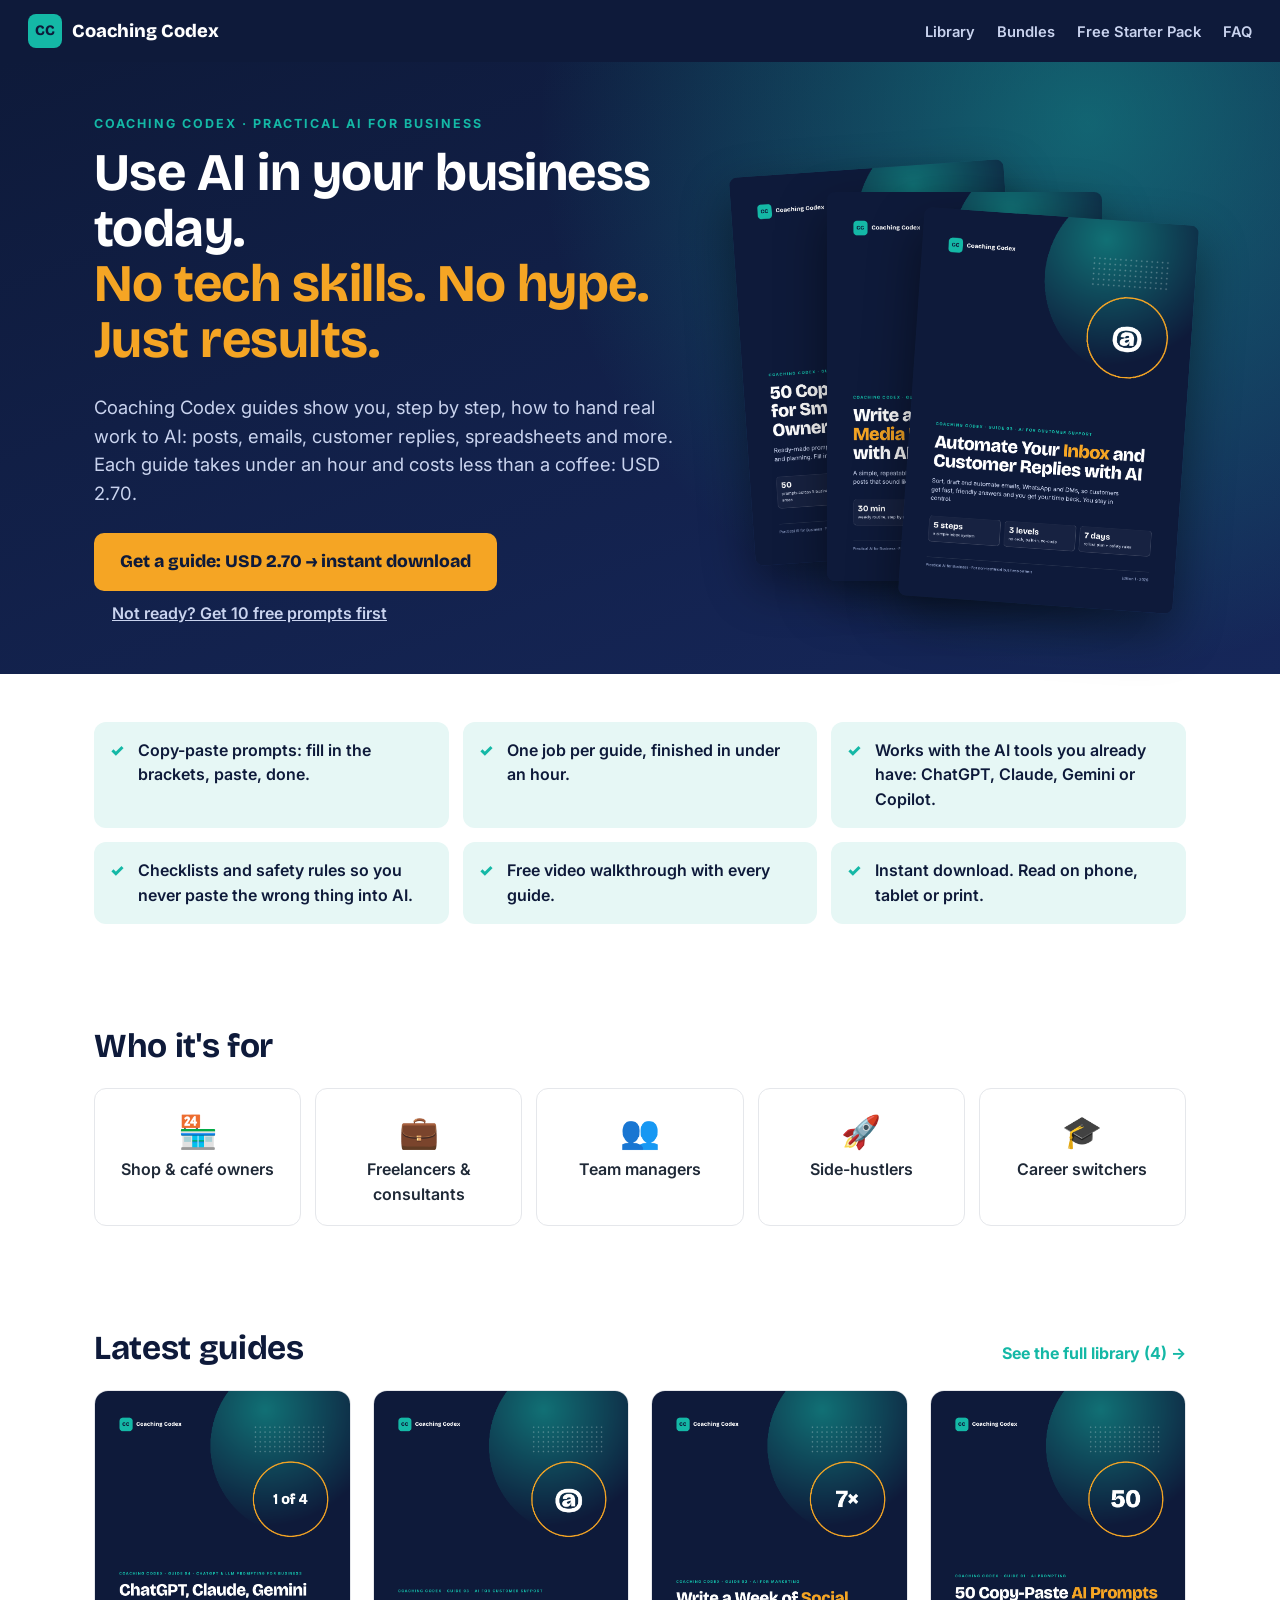
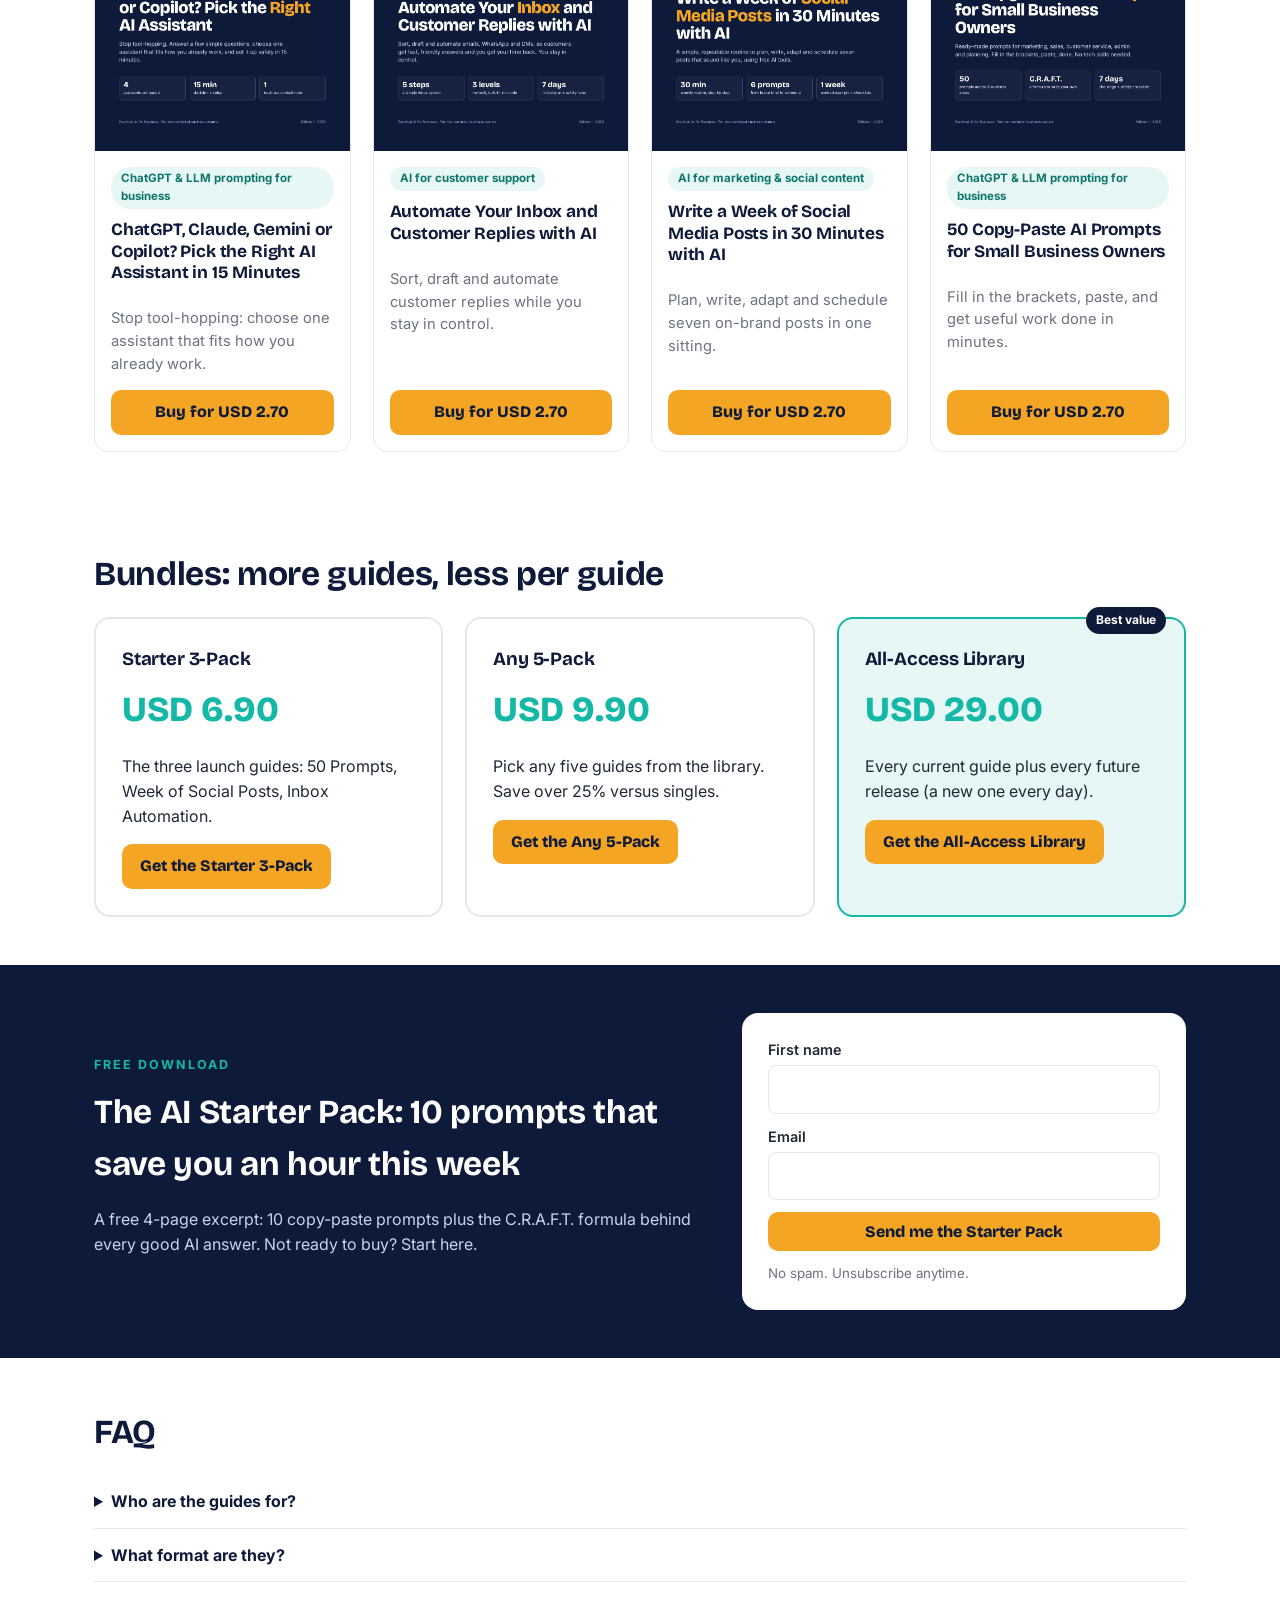
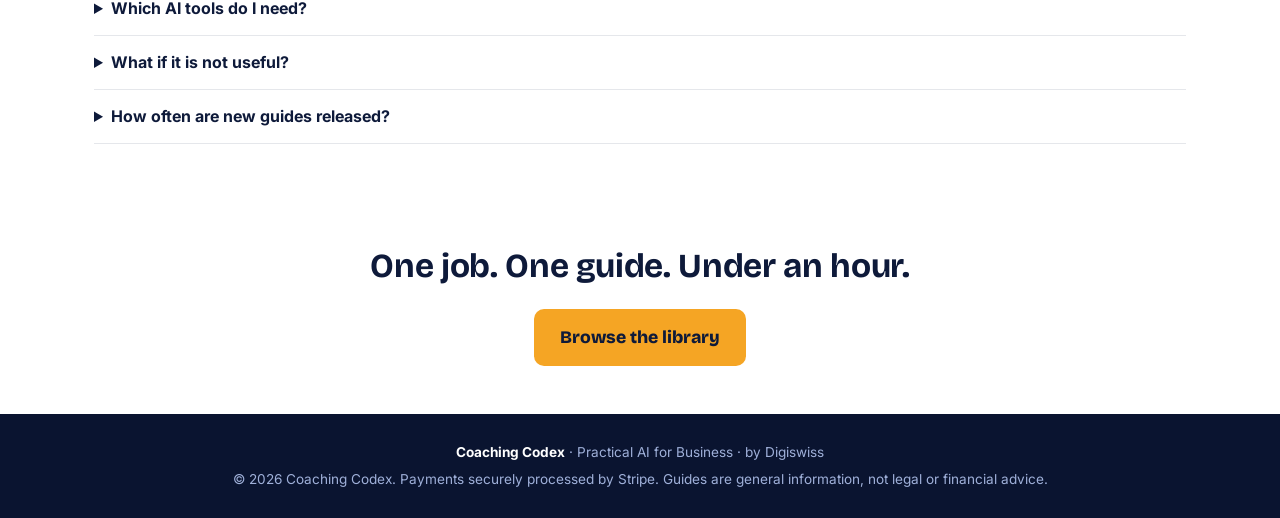
<file: index.html>
<!doctype html><html lang="en"><head><meta charset="utf-8"><meta name="viewport" content="width=device-width,initial-scale=1">
<title>Coaching Codex · Practical AI guides for business, USD 2.70</title><meta name="description" content="Practical AI guides for business. USD 2.70 each."><meta name="robots" content="index,follow">
<link rel="preconnect" href="https://fonts.googleapis.com"><link href="https://fonts.googleapis.com/css2?family=Bricolage+Grotesque:wght@600;800&family=Inter:wght@400;600&display=swap" rel="stylesheet">
<link rel="stylesheet" href="/styles.css"></head><body>
<header class="nav"><a class="logo" href="/"><span>CC</span>Coaching Codex</a><nav><a href="/catalog.html">Library</a><a href="/#bundles">Bundles</a><a href="/#starter">Free Starter Pack</a><a href="/#faq">FAQ</a></nav></header>

<section class="hero"><div class="wrap two"><div><span class="kicker">Coaching Codex · Practical AI for Business</span>
<h1>Use AI in your business today. <em>No tech skills. No hype. Just results.</em></h1>
<p class="sub">Coaching Codex guides show you, step by step, how to hand real work to AI: posts, emails, customer replies, spreadsheets and more. Each guide takes under an hour and costs less than a coffee: USD 2.70.</p>
<div class="ctas"><a class="btn big" href="/catalog.html">Get a guide: USD 2.70 → instant download</a><a class="ghost" href="#starter">Not ready? Get 10 free prompts first</a></div></div>
<div class="stack"><img src="/assets/covers/50-copy-paste-ai-prompts-for-small-business-owners.png" alt="" style="--i:0"><img src="/assets/covers/write-a-week-of-social-media-posts-in-30-minutes-with-ai.png" alt="" style="--i:1"><img src="/assets/covers/automate-your-inbox-and-customer-replies-with-ai.png" alt="" style="--i:2"></div></div></section>
<section class="wrap"><ul class="bullets"><li>Copy-paste prompts: fill in the brackets, paste, done.</li><li>One job per guide, finished in under an hour.</li><li>Works with the AI tools you already have: ChatGPT, Claude, Gemini or Copilot.</li><li>Checklists and safety rules so you never paste the wrong thing into AI.</li><li>Free video walkthrough with every guide.</li><li>Instant download. Read on phone, tablet or print.</li></ul></section>
<section class="wrap"><h2>Who it's for</h2><div class="who"><div><span>🏪</span>Shop & café owners</div><div><span>💼</span>Freelancers & consultants</div><div><span>👥</span>Team managers</div><div><span>🚀</span>Side-hustlers</div><div><span>🎓</span>Career switchers</div></div></section>
<section class="wrap"><div class="head"><h2>Latest guides</h2><a href="/catalog.html">See the full library (4) →</a></div><div class="grid"><article class="card"><a href="/catalog.html#chatgpt-claude-gemini-or-copilot-pick-the-right-ai"><img src="/assets/covers/chatgpt-claude-gemini-or-copilot-pick-the-right-ai.png" alt="ChatGPT, Claude, Gemini or Copilot? Pick the Right AI Assistant in 15 Minutes cover" loading="lazy"></a>
<div class="cbody"><span class="tag">ChatGPT &amp; LLM prompting for business</span><h3 id="chatgpt-claude-gemini-or-copilot-pick-the-right-ai">ChatGPT, Claude, Gemini or Copilot? Pick the Right AI Assistant in 15 Minutes</h3><p>Stop tool-hopping: choose one assistant that fits how you already work.</p>
<div class="row"><a class="btn" href="https://buy.stripe.com/test_14A14g2K1egM7xHcKJ9R603">Buy for USD 2.70</a></div></div></article><article class="card"><a href="/catalog.html#automate-your-inbox-and-customer-replies-with-ai"><img src="/assets/covers/automate-your-inbox-and-customer-replies-with-ai.png" alt="Automate Your Inbox and Customer Replies with AI cover" loading="lazy"></a>
<div class="cbody"><span class="tag">AI for customer support</span><h3 id="automate-your-inbox-and-customer-replies-with-ai">Automate Your Inbox and Customer Replies with AI</h3><p>Sort, draft and automate customer replies while you stay in control.</p>
<div class="row"><a class="btn" href="https://buy.stripe.com/test_00wdR2doF7So4lvaCB9R602">Buy for USD 2.70</a></div></div></article><article class="card"><a href="/catalog.html#write-a-week-of-social-media-posts-in-30-minutes-with-ai"><img src="/assets/covers/write-a-week-of-social-media-posts-in-30-minutes-with-ai.png" alt="Write a Week of Social Media Posts in 30 Minutes with AI cover" loading="lazy"></a>
<div class="cbody"><span class="tag">AI for marketing &amp; social content</span><h3 id="write-a-week-of-social-media-posts-in-30-minutes-with-ai">Write a Week of Social Media Posts in 30 Minutes with AI</h3><p>Plan, write, adapt and schedule seven on-brand posts in one sitting.</p>
<div class="row"><a class="btn" href="https://buy.stripe.com/test_cNi6oAckBb4A8BLfWV9R601">Buy for USD 2.70</a></div></div></article><article class="card"><a href="/catalog.html#50-copy-paste-ai-prompts-for-small-business-owners"><img src="/assets/covers/50-copy-paste-ai-prompts-for-small-business-owners.png" alt="50 Copy-Paste AI Prompts for Small Business Owners cover" loading="lazy"></a>
<div class="cbody"><span class="tag">ChatGPT &amp; LLM prompting for business</span><h3 id="50-copy-paste-ai-prompts-for-small-business-owners">50 Copy-Paste AI Prompts for Small Business Owners</h3><p>Fill in the brackets, paste, and get useful work done in minutes.</p>
<div class="row"><a class="btn" href="https://buy.stripe.com/test_5kQ6oA98p0pWbNXeSR9R600">Buy for USD 2.70</a></div></div></article></div></section>
<section id="bundles" class="wrap"><h2>Bundles: more guides, less per guide</h2><div class="bundles"><div class="bundle"><h3>Starter 3-Pack</h3>
<div class="bprice">USD 6.90</div><p>The three launch guides: 50 Prompts, Week of Social Posts, Inbox Automation.</p><a class="btn" href="https://buy.stripe.com/test_6oU9AMfwNegM05f7qp9R604">Get the Starter 3-Pack</a></div><div class="bundle"><h3>Any 5-Pack</h3>
<div class="bprice">USD 9.90</div><p>Pick any five guides from the library. Save over 25% versus singles.</p><a class="btn" href="https://buy.stripe.com/test_cNi6oAactegM3hrh0Z9R605">Get the Any 5-Pack</a></div><div class="bundle featured"><span class="badge">Best value</span><h3>All-Access Library</h3>
<div class="bprice">USD 29.00</div><p>Every current guide plus every future release (a new one every day).</p><a class="btn" href="https://buy.stripe.com/test_7sY4gs98p8Ws19jh0Z9R606">Get the All-Access Library</a></div></div></section><section id="starter" class="starter"><div class="wrap two"><div><span class="kicker">Free download</span><h2>The AI Starter Pack: 10 prompts that save you an hour this week</h2>
<p>A free 4-page excerpt: 10 copy-paste prompts plus the C.R.A.F.T. formula behind every good AI answer. Not ready to buy? Start here.</p></div>
<form class="lead" action="#" method="post" data-pending="1"><!-- LEAD FORM PLACEHOLDER: set site.lead_form_action in products.json to your email tool's form endpoint -->
<label>First name<input name="first_name" required></label><label>Email<input type="email" name="email" required></label>
<button class="btn" type="submit">Send me the Starter Pack</button><small>No spam. Unsubscribe anytime.</small></form></div></section><section id="faq" class="wrap"><h2>FAQ</h2><details><summary>Who are the guides for?</summary><p>Business owners, freelancers and teams with no technical background. If you can send a text message, you can follow every guide.</p></details><details><summary>What format are they?</summary><p>11-page PDF guides with copy-paste prompts, exercises and checklists. Read on phone, tablet or print. Instant download after payment.</p></details><details><summary>Which AI tools do I need?</summary><p>Any mainstream assistant: ChatGPT, Claude, Gemini or Microsoft Copilot. Free plans work for most exercises.</p></details><details><summary>What if it is not useful?</summary><p>Email us within 14 days and we will refund you. No questions asked.</p></details><details><summary>How often are new guides released?</summary><p>A new guide is added every day. The All-Access Library includes every future release.</p></details></section>
<section class="final wrap"><h2>One job. One guide. Under an hour.</h2><a class="btn big" href="/catalog.html">Browse the library</a></section>
<footer><div><b>Coaching Codex</b> · Practical AI for Business · by Digiswiss</div><div>© 2026 Coaching Codex. Payments securely processed by Stripe. Guides are general information, not legal or financial advice.</div></footer>
<script>document.querySelectorAll('[data-pending]').forEach(a=>a.addEventListener('click',ev=>{ev.preventDefault();alert('Checkout opens soon. Payment link not configured yet.');}));</script>
</body></html>
</file>
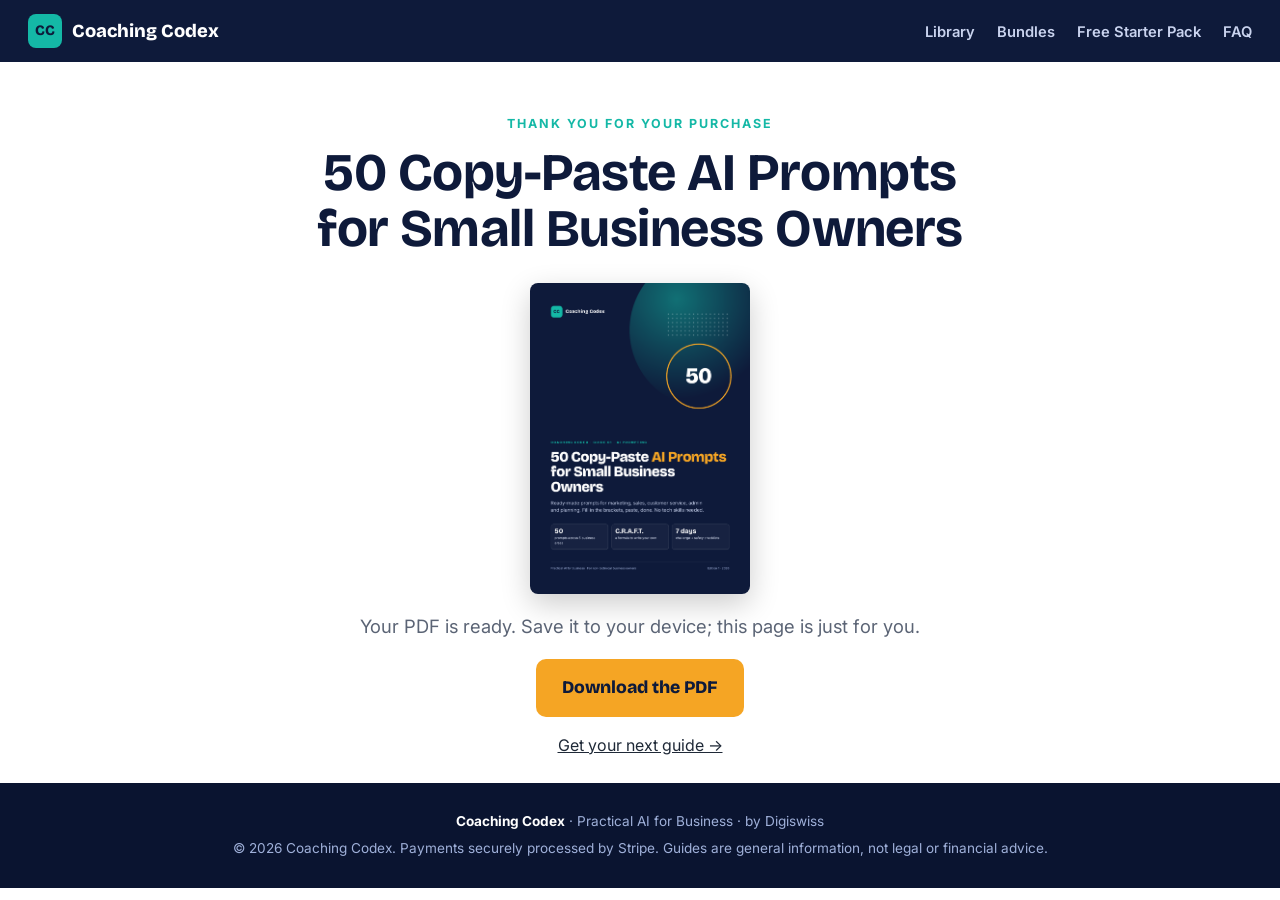
<file: dl/50-copy-paste-ai-prompts-for-small-business-owners-2CUB3FtDdYmy/index.html>
<!doctype html><html lang="en"><head><meta charset="utf-8"><meta name="viewport" content="width=device-width,initial-scale=1">
<title>Download · 50 Copy-Paste AI Prompts for Small Business Owners</title><meta name="description" content="Practical AI guides for business. USD 2.70 each."><meta name="robots" content="noindex,nofollow">
<link rel="preconnect" href="https://fonts.googleapis.com"><link href="https://fonts.googleapis.com/css2?family=Bricolage+Grotesque:wght@600;800&family=Inter:wght@400;600&display=swap" rel="stylesheet">
<link rel="stylesheet" href="/styles.css"></head><body>
<header class="nav"><a class="logo" href="/"><span>CC</span>Coaching Codex</a><nav><a href="/catalog.html">Library</a><a href="/#bundles">Bundles</a><a href="/#starter">Free Starter Pack</a><a href="/#faq">FAQ</a></nav></header>
<section class="wrap pagehead center"><span class="kicker">Thank you for your purchase</span>
<h1>50 Copy-Paste AI Prompts for Small Business Owners</h1><img class="dlcover" src="/assets/covers/50-copy-paste-ai-prompts-for-small-business-owners.png" alt=""><p class="sub">Your PDF is ready. Save it to your device; this page is just for you.</p>
<a class="btn big" href="/dl/50-copy-paste-ai-prompts-for-small-business-owners-2CUB3FtDdYmy/Coaching-Codex_50-AI-Prompts-for-Small-Business.pdf" download>Download the PDF</a><p><a href="/catalog.html">Get your next guide →</a></p></section>
<footer><div><b>Coaching Codex</b> · Practical AI for Business · by Digiswiss</div><div>© 2026 Coaching Codex. Payments securely processed by Stripe. Guides are general information, not legal or financial advice.</div></footer>
<script>document.querySelectorAll('[data-pending]').forEach(a=>a.addEventListener('click',ev=>{ev.preventDefault();alert('Checkout opens soon. Payment link not configured yet.');}));</script>
</body></html>
</file>
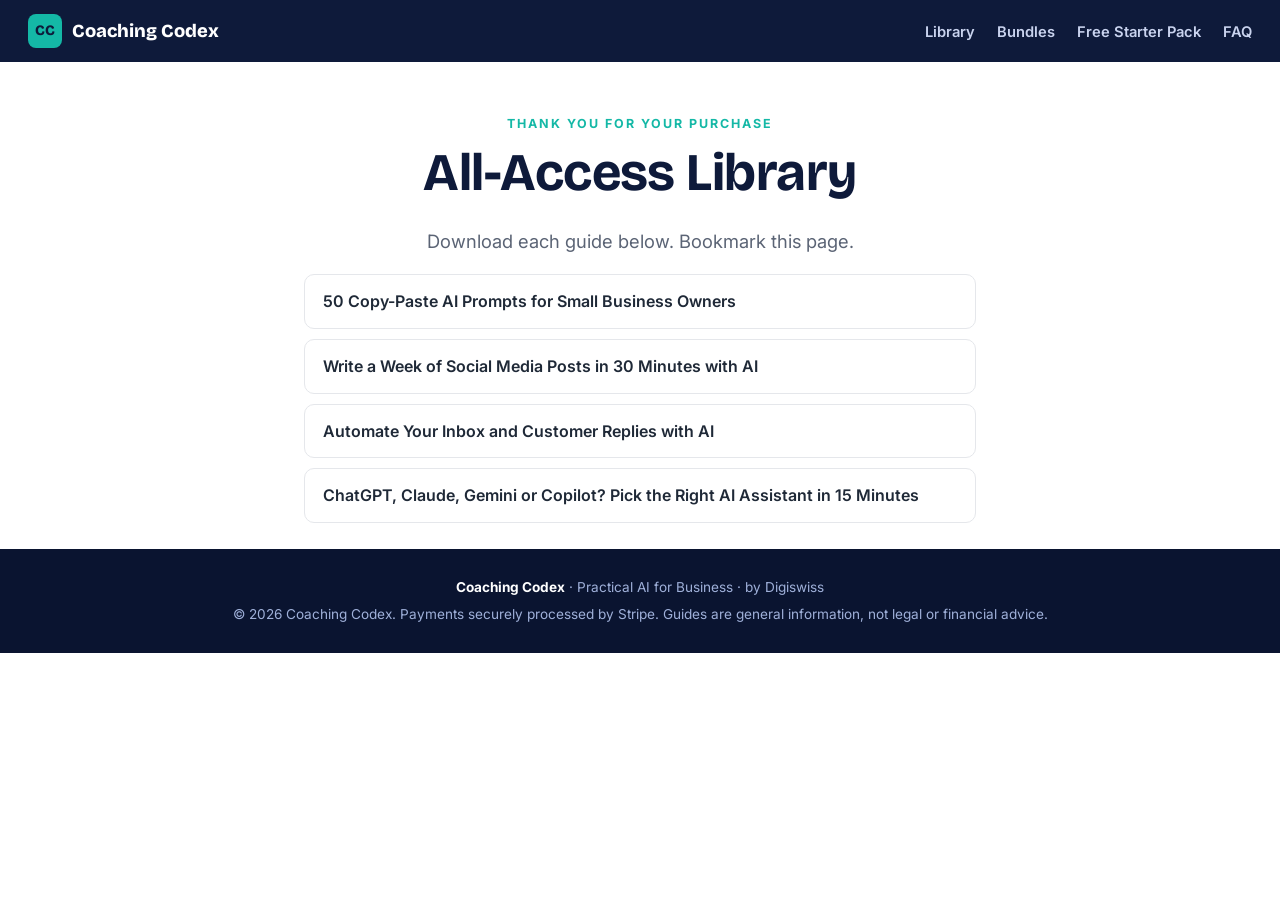
<file: dl/all-access-JZXNrdttDoxc/index.html>
<!doctype html><html lang="en"><head><meta charset="utf-8"><meta name="viewport" content="width=device-width,initial-scale=1">
<title>Download · All-Access Library</title><meta name="description" content="Practical AI guides for business. USD 2.70 each."><meta name="robots" content="noindex,nofollow">
<link rel="preconnect" href="https://fonts.googleapis.com"><link href="https://fonts.googleapis.com/css2?family=Bricolage+Grotesque:wght@600;800&family=Inter:wght@400;600&display=swap" rel="stylesheet">
<link rel="stylesheet" href="/styles.css"></head><body>
<header class="nav"><a class="logo" href="/"><span>CC</span>Coaching Codex</a><nav><a href="/catalog.html">Library</a><a href="/#bundles">Bundles</a><a href="/#starter">Free Starter Pack</a><a href="/#faq">FAQ</a></nav></header>
<section class="wrap pagehead center"><span class="kicker">Thank you for your purchase</span>
<h1>All-Access Library</h1><p class="sub">Download each guide below. Bookmark this page.</p><ul class="dllist"><li><a href="/dl/50-copy-paste-ai-prompts-for-small-business-owners-2CUB3FtDdYmy/Coaching-Codex_50-AI-Prompts-for-Small-Business.pdf" download>50 Copy-Paste AI Prompts for Small Business Owners</a></li><li><a href="/dl/write-a-week-of-social-media-posts-in-30-minutes-with-ai-EfxK8QoCxEyj/Coaching-Codex_Week-of-Social-Posts-in-30-Minutes.pdf" download>Write a Week of Social Media Posts in 30 Minutes with AI</a></li><li><a href="/dl/automate-your-inbox-and-customer-replies-with-ai-WgqbysO4x7tm/Coaching-Codex_Automate-Your-Inbox-and-Customer-Replies.pdf" download>Automate Your Inbox and Customer Replies with AI</a></li><li><a href="/dl/chatgpt-claude-gemini-or-copilot-pick-the-right-ai-UAycCdkKoB8y/Coaching-Codex_chatgpt-claude-gemini-or-copilot-pick-the-right-ai.pdf" download>ChatGPT, Claude, Gemini or Copilot? Pick the Right AI Assistant in 15 Minutes</a></li></ul></section>
<footer><div><b>Coaching Codex</b> · Practical AI for Business · by Digiswiss</div><div>© 2026 Coaching Codex. Payments securely processed by Stripe. Guides are general information, not legal or financial advice.</div></footer>
<script>document.querySelectorAll('[data-pending]').forEach(a=>a.addEventListener('click',ev=>{ev.preventDefault();alert('Checkout opens soon. Payment link not configured yet.');}));</script>
</body></html>
</file>
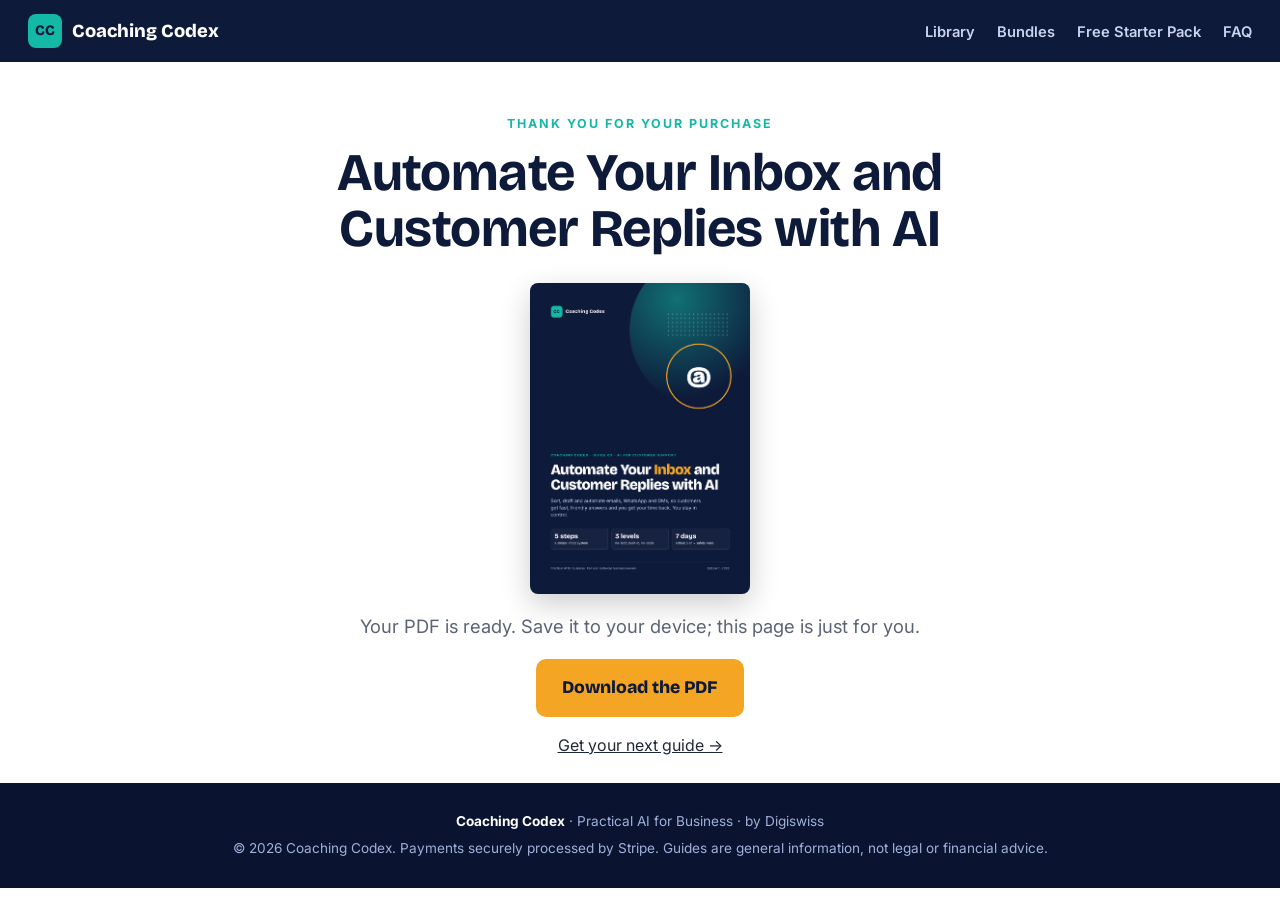
<file: dl/automate-your-inbox-and-customer-replies-with-ai-WgqbysO4x7tm/index.html>
<!doctype html><html lang="en"><head><meta charset="utf-8"><meta name="viewport" content="width=device-width,initial-scale=1">
<title>Download · Automate Your Inbox and Customer Replies with AI</title><meta name="description" content="Practical AI guides for business. USD 2.70 each."><meta name="robots" content="noindex,nofollow">
<link rel="preconnect" href="https://fonts.googleapis.com"><link href="https://fonts.googleapis.com/css2?family=Bricolage+Grotesque:wght@600;800&family=Inter:wght@400;600&display=swap" rel="stylesheet">
<link rel="stylesheet" href="/styles.css"></head><body>
<header class="nav"><a class="logo" href="/"><span>CC</span>Coaching Codex</a><nav><a href="/catalog.html">Library</a><a href="/#bundles">Bundles</a><a href="/#starter">Free Starter Pack</a><a href="/#faq">FAQ</a></nav></header>
<section class="wrap pagehead center"><span class="kicker">Thank you for your purchase</span>
<h1>Automate Your Inbox and Customer Replies with AI</h1><img class="dlcover" src="/assets/covers/automate-your-inbox-and-customer-replies-with-ai.png" alt=""><p class="sub">Your PDF is ready. Save it to your device; this page is just for you.</p>
<a class="btn big" href="/dl/automate-your-inbox-and-customer-replies-with-ai-WgqbysO4x7tm/Coaching-Codex_Automate-Your-Inbox-and-Customer-Replies.pdf" download>Download the PDF</a><p><a href="/catalog.html">Get your next guide →</a></p></section>
<footer><div><b>Coaching Codex</b> · Practical AI for Business · by Digiswiss</div><div>© 2026 Coaching Codex. Payments securely processed by Stripe. Guides are general information, not legal or financial advice.</div></footer>
<script>document.querySelectorAll('[data-pending]').forEach(a=>a.addEventListener('click',ev=>{ev.preventDefault();alert('Checkout opens soon. Payment link not configured yet.');}));</script>
</body></html>
</file>
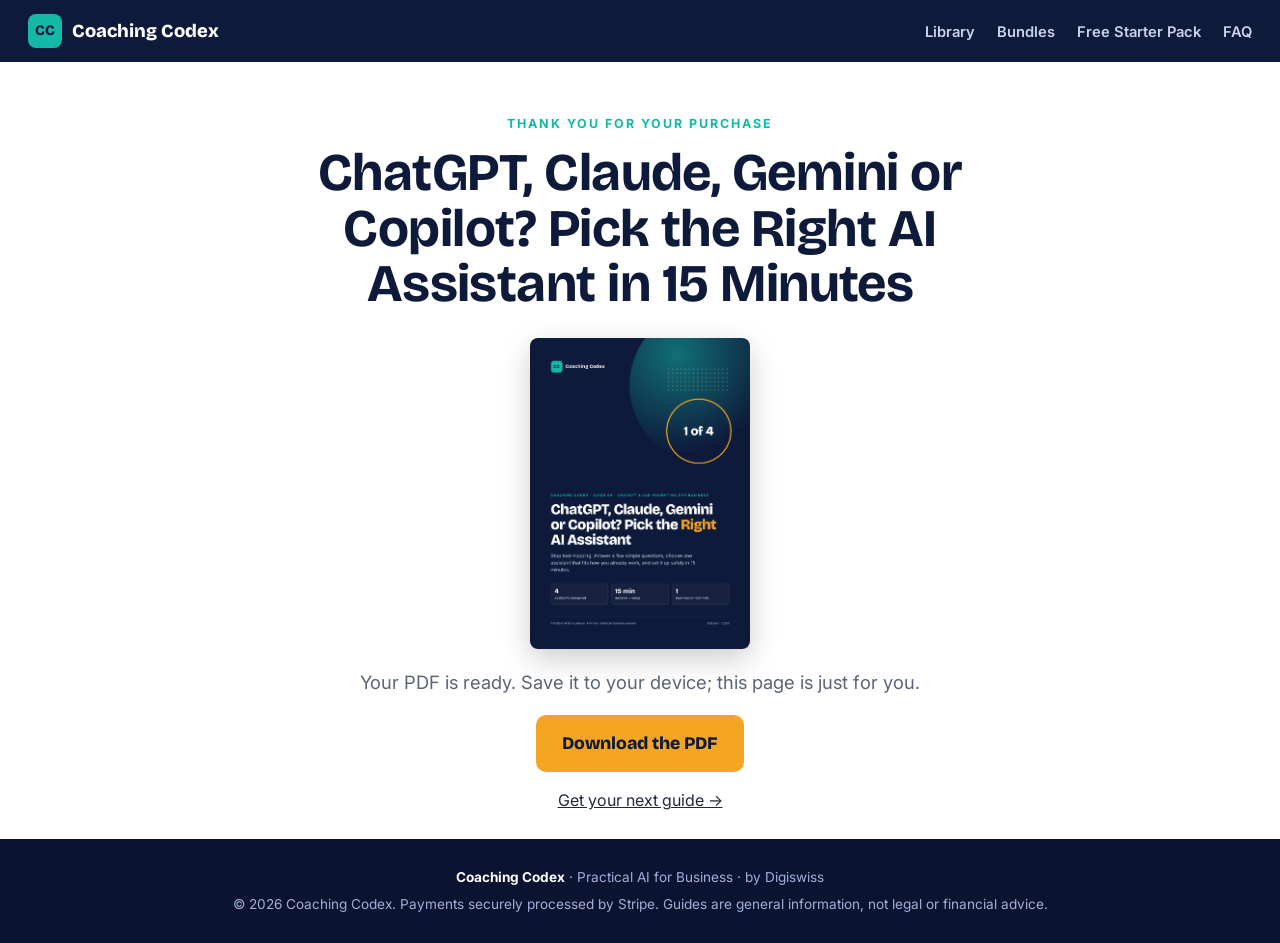
<file: dl/chatgpt-claude-gemini-or-copilot-pick-the-right-ai-UAycCdkKoB8y/index.html>
<!doctype html><html lang="en"><head><meta charset="utf-8"><meta name="viewport" content="width=device-width,initial-scale=1">
<title>Download · ChatGPT, Claude, Gemini or Copilot? Pick the Right AI Assistant in 15 Minutes</title><meta name="description" content="Practical AI guides for business. USD 2.70 each."><meta name="robots" content="noindex,nofollow">
<link rel="preconnect" href="https://fonts.googleapis.com"><link href="https://fonts.googleapis.com/css2?family=Bricolage+Grotesque:wght@600;800&family=Inter:wght@400;600&display=swap" rel="stylesheet">
<link rel="stylesheet" href="/styles.css"></head><body>
<header class="nav"><a class="logo" href="/"><span>CC</span>Coaching Codex</a><nav><a href="/catalog.html">Library</a><a href="/#bundles">Bundles</a><a href="/#starter">Free Starter Pack</a><a href="/#faq">FAQ</a></nav></header>
<section class="wrap pagehead center"><span class="kicker">Thank you for your purchase</span>
<h1>ChatGPT, Claude, Gemini or Copilot? Pick the Right AI Assistant in 15 Minutes</h1><img class="dlcover" src="/assets/covers/chatgpt-claude-gemini-or-copilot-pick-the-right-ai.png" alt=""><p class="sub">Your PDF is ready. Save it to your device; this page is just for you.</p>
<a class="btn big" href="/dl/chatgpt-claude-gemini-or-copilot-pick-the-right-ai-UAycCdkKoB8y/Coaching-Codex_chatgpt-claude-gemini-or-copilot-pick-the-right-ai.pdf" download>Download the PDF</a><p><a href="/catalog.html">Get your next guide →</a></p></section>
<footer><div><b>Coaching Codex</b> · Practical AI for Business · by Digiswiss</div><div>© 2026 Coaching Codex. Payments securely processed by Stripe. Guides are general information, not legal or financial advice.</div></footer>
<script>document.querySelectorAll('[data-pending]').forEach(a=>a.addEventListener('click',ev=>{ev.preventDefault();alert('Checkout opens soon. Payment link not configured yet.');}));</script>
</body></html>
</file>
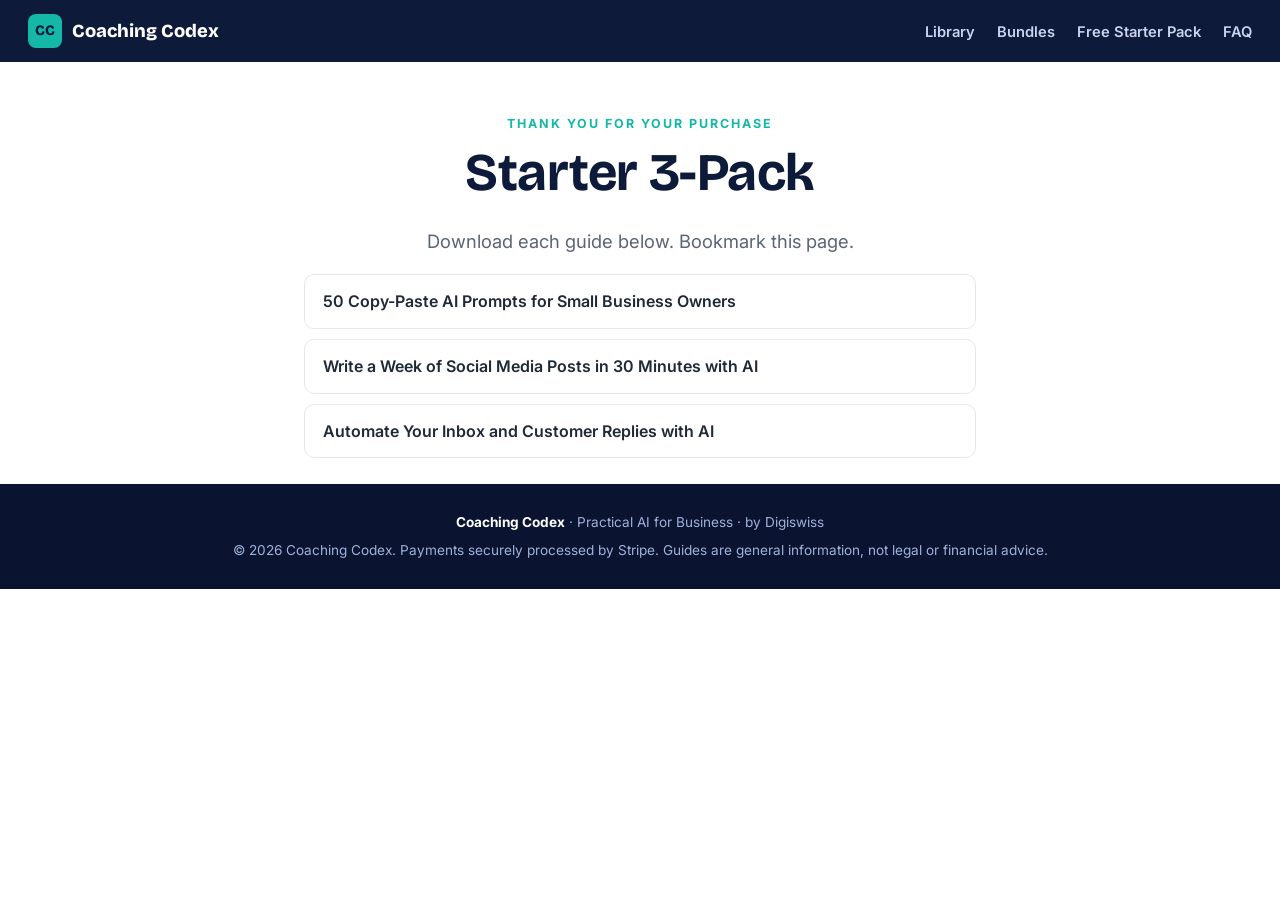
<file: dl/starter-3-pack-tGcsAJ0Hnvut/index.html>
<!doctype html><html lang="en"><head><meta charset="utf-8"><meta name="viewport" content="width=device-width,initial-scale=1">
<title>Download · Starter 3-Pack</title><meta name="description" content="Practical AI guides for business. USD 2.70 each."><meta name="robots" content="noindex,nofollow">
<link rel="preconnect" href="https://fonts.googleapis.com"><link href="https://fonts.googleapis.com/css2?family=Bricolage+Grotesque:wght@600;800&family=Inter:wght@400;600&display=swap" rel="stylesheet">
<link rel="stylesheet" href="/styles.css"></head><body>
<header class="nav"><a class="logo" href="/"><span>CC</span>Coaching Codex</a><nav><a href="/catalog.html">Library</a><a href="/#bundles">Bundles</a><a href="/#starter">Free Starter Pack</a><a href="/#faq">FAQ</a></nav></header>
<section class="wrap pagehead center"><span class="kicker">Thank you for your purchase</span>
<h1>Starter 3-Pack</h1><p class="sub">Download each guide below. Bookmark this page.</p><ul class="dllist"><li><a href="/dl/50-copy-paste-ai-prompts-for-small-business-owners-2CUB3FtDdYmy/Coaching-Codex_50-AI-Prompts-for-Small-Business.pdf" download>50 Copy-Paste AI Prompts for Small Business Owners</a></li><li><a href="/dl/write-a-week-of-social-media-posts-in-30-minutes-with-ai-EfxK8QoCxEyj/Coaching-Codex_Week-of-Social-Posts-in-30-Minutes.pdf" download>Write a Week of Social Media Posts in 30 Minutes with AI</a></li><li><a href="/dl/automate-your-inbox-and-customer-replies-with-ai-WgqbysO4x7tm/Coaching-Codex_Automate-Your-Inbox-and-Customer-Replies.pdf" download>Automate Your Inbox and Customer Replies with AI</a></li></ul></section>
<footer><div><b>Coaching Codex</b> · Practical AI for Business · by Digiswiss</div><div>© 2026 Coaching Codex. Payments securely processed by Stripe. Guides are general information, not legal or financial advice.</div></footer>
<script>document.querySelectorAll('[data-pending]').forEach(a=>a.addEventListener('click',ev=>{ev.preventDefault();alert('Checkout opens soon. Payment link not configured yet.');}));</script>
</body></html>
</file>
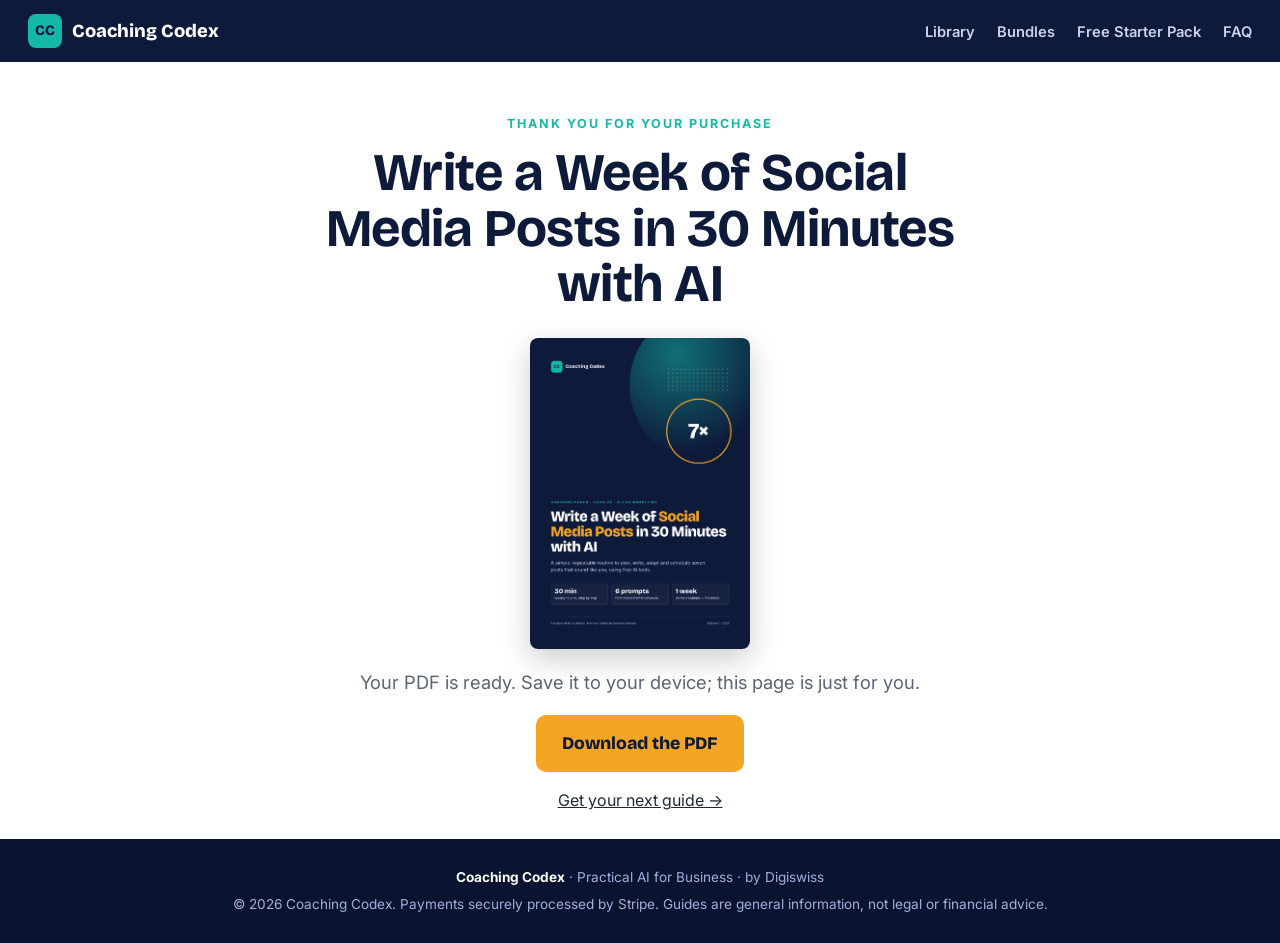
<file: dl/write-a-week-of-social-media-posts-in-30-minutes-with-ai-EfxK8QoCxEyj/index.html>
<!doctype html><html lang="en"><head><meta charset="utf-8"><meta name="viewport" content="width=device-width,initial-scale=1">
<title>Download · Write a Week of Social Media Posts in 30 Minutes with AI</title><meta name="description" content="Practical AI guides for business. USD 2.70 each."><meta name="robots" content="noindex,nofollow">
<link rel="preconnect" href="https://fonts.googleapis.com"><link href="https://fonts.googleapis.com/css2?family=Bricolage+Grotesque:wght@600;800&family=Inter:wght@400;600&display=swap" rel="stylesheet">
<link rel="stylesheet" href="/styles.css"></head><body>
<header class="nav"><a class="logo" href="/"><span>CC</span>Coaching Codex</a><nav><a href="/catalog.html">Library</a><a href="/#bundles">Bundles</a><a href="/#starter">Free Starter Pack</a><a href="/#faq">FAQ</a></nav></header>
<section class="wrap pagehead center"><span class="kicker">Thank you for your purchase</span>
<h1>Write a Week of Social Media Posts in 30 Minutes with AI</h1><img class="dlcover" src="/assets/covers/write-a-week-of-social-media-posts-in-30-minutes-with-ai.png" alt=""><p class="sub">Your PDF is ready. Save it to your device; this page is just for you.</p>
<a class="btn big" href="/dl/write-a-week-of-social-media-posts-in-30-minutes-with-ai-EfxK8QoCxEyj/Coaching-Codex_Week-of-Social-Posts-in-30-Minutes.pdf" download>Download the PDF</a><p><a href="/catalog.html">Get your next guide →</a></p></section>
<footer><div><b>Coaching Codex</b> · Practical AI for Business · by Digiswiss</div><div>© 2026 Coaching Codex. Payments securely processed by Stripe. Guides are general information, not legal or financial advice.</div></footer>
<script>document.querySelectorAll('[data-pending]').forEach(a=>a.addEventListener('click',ev=>{ev.preventDefault();alert('Checkout opens soon. Payment link not configured yet.');}));</script>
</body></html>
</file>
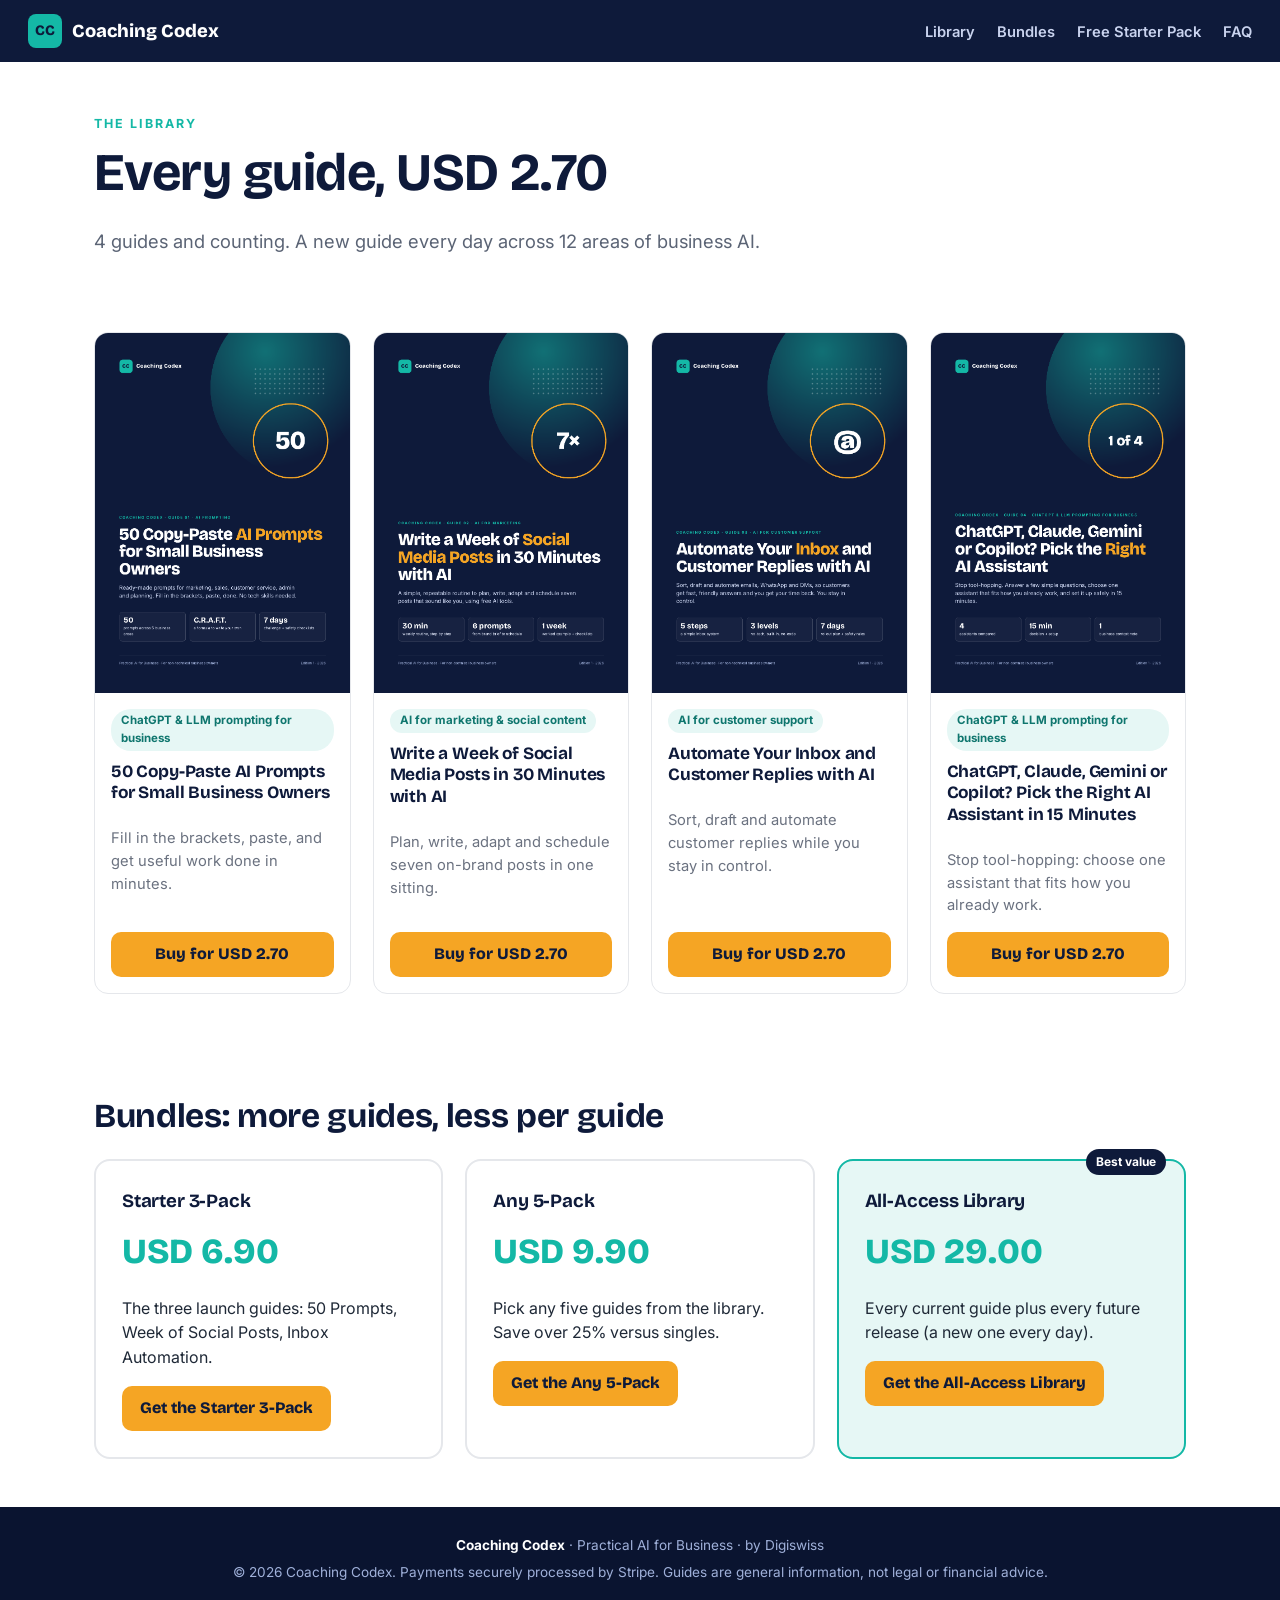
<file: catalog.html>
<!doctype html><html lang="en"><head><meta charset="utf-8"><meta name="viewport" content="width=device-width,initial-scale=1">
<title>Library · Coaching Codex</title><meta name="description" content="Practical AI guides for business. USD 2.70 each."><meta name="robots" content="index,follow">
<link rel="preconnect" href="https://fonts.googleapis.com"><link href="https://fonts.googleapis.com/css2?family=Bricolage+Grotesque:wght@600;800&family=Inter:wght@400;600&display=swap" rel="stylesheet">
<link rel="stylesheet" href="/styles.css"></head><body>
<header class="nav"><a class="logo" href="/"><span>CC</span>Coaching Codex</a><nav><a href="/catalog.html">Library</a><a href="/#bundles">Bundles</a><a href="/#starter">Free Starter Pack</a><a href="/#faq">FAQ</a></nav></header>
<section class="wrap pagehead"><span class="kicker">The library</span><h1>Every guide, USD 2.70</h1>
<p class="sub">4 guides and counting. A new guide every day across 12 areas of business AI.</p></section>
<section class="wrap"><div class="grid"><article class="card"><a href="/catalog.html#50-copy-paste-ai-prompts-for-small-business-owners"><img src="/assets/covers/50-copy-paste-ai-prompts-for-small-business-owners.png" alt="50 Copy-Paste AI Prompts for Small Business Owners cover" loading="lazy"></a>
<div class="cbody"><span class="tag">ChatGPT &amp; LLM prompting for business</span><h3 id="50-copy-paste-ai-prompts-for-small-business-owners">50 Copy-Paste AI Prompts for Small Business Owners</h3><p>Fill in the brackets, paste, and get useful work done in minutes.</p>
<div class="row"><a class="btn" href="https://buy.stripe.com/test_5kQ6oA98p0pWbNXeSR9R600">Buy for USD 2.70</a></div></div></article><article class="card"><a href="/catalog.html#write-a-week-of-social-media-posts-in-30-minutes-with-ai"><img src="/assets/covers/write-a-week-of-social-media-posts-in-30-minutes-with-ai.png" alt="Write a Week of Social Media Posts in 30 Minutes with AI cover" loading="lazy"></a>
<div class="cbody"><span class="tag">AI for marketing &amp; social content</span><h3 id="write-a-week-of-social-media-posts-in-30-minutes-with-ai">Write a Week of Social Media Posts in 30 Minutes with AI</h3><p>Plan, write, adapt and schedule seven on-brand posts in one sitting.</p>
<div class="row"><a class="btn" href="https://buy.stripe.com/test_cNi6oAckBb4A8BLfWV9R601">Buy for USD 2.70</a></div></div></article><article class="card"><a href="/catalog.html#automate-your-inbox-and-customer-replies-with-ai"><img src="/assets/covers/automate-your-inbox-and-customer-replies-with-ai.png" alt="Automate Your Inbox and Customer Replies with AI cover" loading="lazy"></a>
<div class="cbody"><span class="tag">AI for customer support</span><h3 id="automate-your-inbox-and-customer-replies-with-ai">Automate Your Inbox and Customer Replies with AI</h3><p>Sort, draft and automate customer replies while you stay in control.</p>
<div class="row"><a class="btn" href="https://buy.stripe.com/test_00wdR2doF7So4lvaCB9R602">Buy for USD 2.70</a></div></div></article><article class="card"><a href="/catalog.html#chatgpt-claude-gemini-or-copilot-pick-the-right-ai"><img src="/assets/covers/chatgpt-claude-gemini-or-copilot-pick-the-right-ai.png" alt="ChatGPT, Claude, Gemini or Copilot? Pick the Right AI Assistant in 15 Minutes cover" loading="lazy"></a>
<div class="cbody"><span class="tag">ChatGPT &amp; LLM prompting for business</span><h3 id="chatgpt-claude-gemini-or-copilot-pick-the-right-ai">ChatGPT, Claude, Gemini or Copilot? Pick the Right AI Assistant in 15 Minutes</h3><p>Stop tool-hopping: choose one assistant that fits how you already work.</p>
<div class="row"><a class="btn" href="https://buy.stripe.com/test_14A14g2K1egM7xHcKJ9R603">Buy for USD 2.70</a></div></div></article></div></section><section id="bundles" class="wrap"><h2>Bundles: more guides, less per guide</h2><div class="bundles"><div class="bundle"><h3>Starter 3-Pack</h3>
<div class="bprice">USD 6.90</div><p>The three launch guides: 50 Prompts, Week of Social Posts, Inbox Automation.</p><a class="btn" href="https://buy.stripe.com/test_6oU9AMfwNegM05f7qp9R604">Get the Starter 3-Pack</a></div><div class="bundle"><h3>Any 5-Pack</h3>
<div class="bprice">USD 9.90</div><p>Pick any five guides from the library. Save over 25% versus singles.</p><a class="btn" href="https://buy.stripe.com/test_cNi6oAactegM3hrh0Z9R605">Get the Any 5-Pack</a></div><div class="bundle featured"><span class="badge">Best value</span><h3>All-Access Library</h3>
<div class="bprice">USD 29.00</div><p>Every current guide plus every future release (a new one every day).</p><a class="btn" href="https://buy.stripe.com/test_7sY4gs98p8Ws19jh0Z9R606">Get the All-Access Library</a></div></div></section>
<footer><div><b>Coaching Codex</b> · Practical AI for Business · by Digiswiss</div><div>© 2026 Coaching Codex. Payments securely processed by Stripe. Guides are general information, not legal or financial advice.</div></footer>
<script>document.querySelectorAll('[data-pending]').forEach(a=>a.addEventListener('click',ev=>{ev.preventDefault();alert('Checkout opens soon. Payment link not configured yet.');}));</script>
</body></html>
</file>
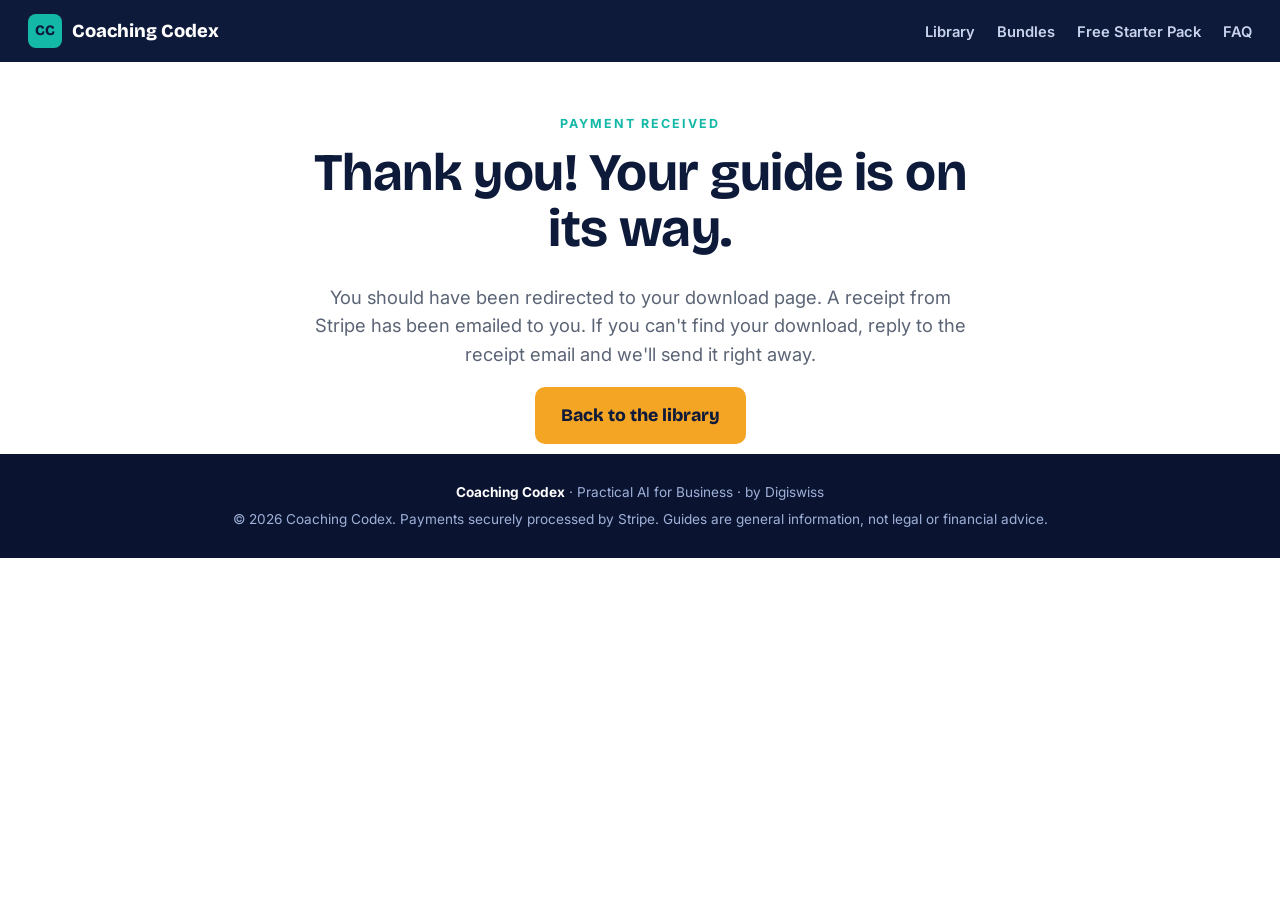
<file: thank-you.html>
<!doctype html><html lang="en"><head><meta charset="utf-8"><meta name="viewport" content="width=device-width,initial-scale=1">
<title>Thank you · Coaching Codex</title><meta name="description" content="Practical AI guides for business. USD 2.70 each."><meta name="robots" content="noindex">
<link rel="preconnect" href="https://fonts.googleapis.com"><link href="https://fonts.googleapis.com/css2?family=Bricolage+Grotesque:wght@600;800&family=Inter:wght@400;600&display=swap" rel="stylesheet">
<link rel="stylesheet" href="/styles.css"></head><body>
<header class="nav"><a class="logo" href="/"><span>CC</span>Coaching Codex</a><nav><a href="/catalog.html">Library</a><a href="/#bundles">Bundles</a><a href="/#starter">Free Starter Pack</a><a href="/#faq">FAQ</a></nav></header>
<section class="wrap pagehead center"><span class="kicker">Payment received</span><h1>Thank you! Your guide is on its way.</h1>
<p class="sub">You should have been redirected to your download page. A receipt from Stripe has been emailed to you. If you can't find your download, reply to the receipt email and we'll send it right away.</p>
<a class="btn big" href="/catalog.html">Back to the library</a></section>
<footer><div><b>Coaching Codex</b> · Practical AI for Business · by Digiswiss</div><div>© 2026 Coaching Codex. Payments securely processed by Stripe. Guides are general information, not legal or financial advice.</div></footer>
<script>document.querySelectorAll('[data-pending]').forEach(a=>a.addEventListener('click',ev=>{ev.preventDefault();alert('Checkout opens soon. Payment link not configured yet.');}));</script>
</body></html>
</file>
<file: styles.css>
:root{--navy:#0E1A3A;--navy2:#16275A;--teal:#14B8A6;--teal-l:#E6F7F5;--amber:#F5A524;--ink:#1F2937;--mut:#6B7280;--line:#E5E7EB}
*{box-sizing:border-box}body{margin:0;font-family:Inter,system-ui,sans-serif;color:var(--ink);line-height:1.55;background:#fff}
h1,h2,h3{font-family:'Bricolage Grotesque',Inter,sans-serif;color:var(--navy);letter-spacing:-.01em;margin:0 0 .5em}
h1{font-size:clamp(2rem,4.5vw,3.3rem);line-height:1.05}h2{font-size:clamp(1.5rem,3vw,2.1rem)}a{color:inherit}
.wrap{max-width:1140px;margin:0 auto;padding:48px 24px}.two{display:grid;grid-template-columns:1.15fr .85fr;gap:48px;align-items:center}
.nav{display:flex;justify-content:space-between;align-items:center;padding:14px 28px;background:var(--navy);color:#fff;position:sticky;top:0;z-index:5}
.nav nav a{color:#C9D3EE;text-decoration:none;margin-left:22px;font-weight:600;font-size:.92rem}.nav nav a:hover{color:#fff}
.logo{display:flex;align-items:center;gap:10px;font-family:'Bricolage Grotesque';font-weight:800;text-decoration:none;color:#fff;font-size:1.15rem}
.logo span{background:var(--teal);color:var(--navy);border-radius:8px;width:34px;height:34px;display:grid;place-items:center;font-size:.9rem}
.hero{background:radial-gradient(circle at 85% 10%,rgba(20,184,166,.45),transparent 45%),linear-gradient(160deg,var(--navy),var(--navy2));color:#fff}
.hero h1{color:#fff}.hero h1 em{font-style:normal;color:var(--amber);display:block}.sub{font-size:1.15rem;color:#5b6475}.hero .sub{color:#C9D3EE}
.kicker{display:inline-block;font-size:.78rem;font-weight:700;letter-spacing:.16em;text-transform:uppercase;color:var(--teal);margin-bottom:12px}
.btn{display:inline-block;background:var(--amber);color:var(--navy);font-family:'Bricolage Grotesque';font-weight:800;padding:10px 18px;border-radius:10px;text-decoration:none;border:0;cursor:pointer;font-size:1rem}
.btn:hover{filter:brightness(1.07)}.btn.big{padding:15px 26px;font-size:1.1rem}.ghost{color:#C9D3EE;margin-left:18px;font-weight:600}
.ctas{margin-top:26px;display:flex;align-items:center;flex-wrap:wrap;gap:10px}
.stack{position:relative;height:400px}.stack img{position:absolute;width:62%;border-radius:8px;box-shadow:0 20px 50px rgba(0,0,0,.45);left:calc(var(--i)*19%);top:calc(var(--i)*24px);transform:rotate(calc((var(--i) - 1)*4deg))}
.bullets{display:grid;grid-template-columns:repeat(3,1fr);gap:14px;list-style:none;padding:0;margin:0}
.bullets li{background:var(--teal-l);border-radius:12px;padding:16px 18px 16px 44px;position:relative;font-weight:600;color:var(--navy)}
.bullets li:before{content:'✓';position:absolute;left:16px;color:var(--teal);font-weight:900}
.who{display:grid;grid-template-columns:repeat(5,1fr);gap:14px}.who div{border:1px solid var(--line);border-radius:12px;padding:18px;text-align:center;font-weight:600}.who span{display:block;font-size:2rem}
.head{display:flex;justify-content:space-between;align-items:baseline}.head a{color:var(--teal);font-weight:700;text-decoration:none}
.grid{display:grid;grid-template-columns:repeat(auto-fill,minmax(250px,1fr));gap:22px}
.card{border:1px solid var(--line);border-radius:14px;overflow:hidden;display:flex;flex-direction:column;background:#fff;transition:.2s}.card:hover{box-shadow:0 12px 30px rgba(14,26,58,.12);transform:translateY(-2px)}
.card img{width:100%;aspect-ratio:210/297;object-fit:cover;display:block;background:var(--navy)}
.cbody{padding:16px;display:flex;flex-direction:column;flex:1}.cbody h3{font-size:1.08rem;line-height:1.25}.cbody p{color:var(--mut);font-size:.92rem;flex:1}
.tag{font-size:.72rem;font-weight:700;color:#0F766E;background:var(--teal-l);border-radius:20px;padding:3px 10px;align-self:flex-start;margin-bottom:10px}
.row{display:flex;justify-content:space-between;align-items:center;gap:8px}.price{font-weight:800;color:var(--navy)}
.bundles{display:grid;grid-template-columns:repeat(3,1fr);gap:22px}.bundle{border:2px solid var(--line);border-radius:16px;padding:26px;position:relative}
.bundle.featured{border-color:var(--teal);background:var(--teal-l)}.badge{position:absolute;top:-12px;right:18px;background:var(--navy);color:#fff;font-size:.75rem;font-weight:700;padding:4px 10px;border-radius:20px}
.bprice{font-family:'Bricolage Grotesque';font-size:2.2rem;font-weight:800;color:var(--teal)}
.starter{background:var(--navy);color:#fff}.starter h2{color:#fff}.starter p{color:#C9D3EE}
.lead{background:#fff;border-radius:16px;padding:26px;color:var(--ink);display:grid;gap:12px}.lead label{display:grid;gap:4px;font-weight:600;font-size:.9rem}
.lead input{padding:12px;border:1px solid var(--line);border-radius:8px;font:inherit}.lead small{color:var(--mut)}
details{border-bottom:1px solid var(--line);padding:14px 0}summary{font-weight:700;color:var(--navy);cursor:pointer}
.final{text-align:center}.pagehead{padding-bottom:10px}.center{text-align:center;max-width:720px}.dlcover{width:220px;border-radius:8px;margin:16px auto;display:block;box-shadow:0 10px 30px rgba(0,0,0,.2)}
footer{background:#0a1430;color:#9FB0D9;padding:28px;font-size:.85rem;display:grid;gap:6px;text-align:center}footer b{color:#fff}
@media(max-width:820px){.two,.bundles,.bullets{grid-template-columns:1fr}.who{grid-template-columns:repeat(2,1fr)}.stack{height:300px}.nav nav{display:none}}
.dllist{list-style:none;padding:0;text-align:left;display:grid;gap:10px}.dllist a{display:block;padding:14px 18px;border:1px solid var(--line);border-radius:10px;font-weight:600;text-decoration:none}.dllist a:hover{border-color:var(--teal)}
.row .btn{width:100%;text-align:center}
</file>
